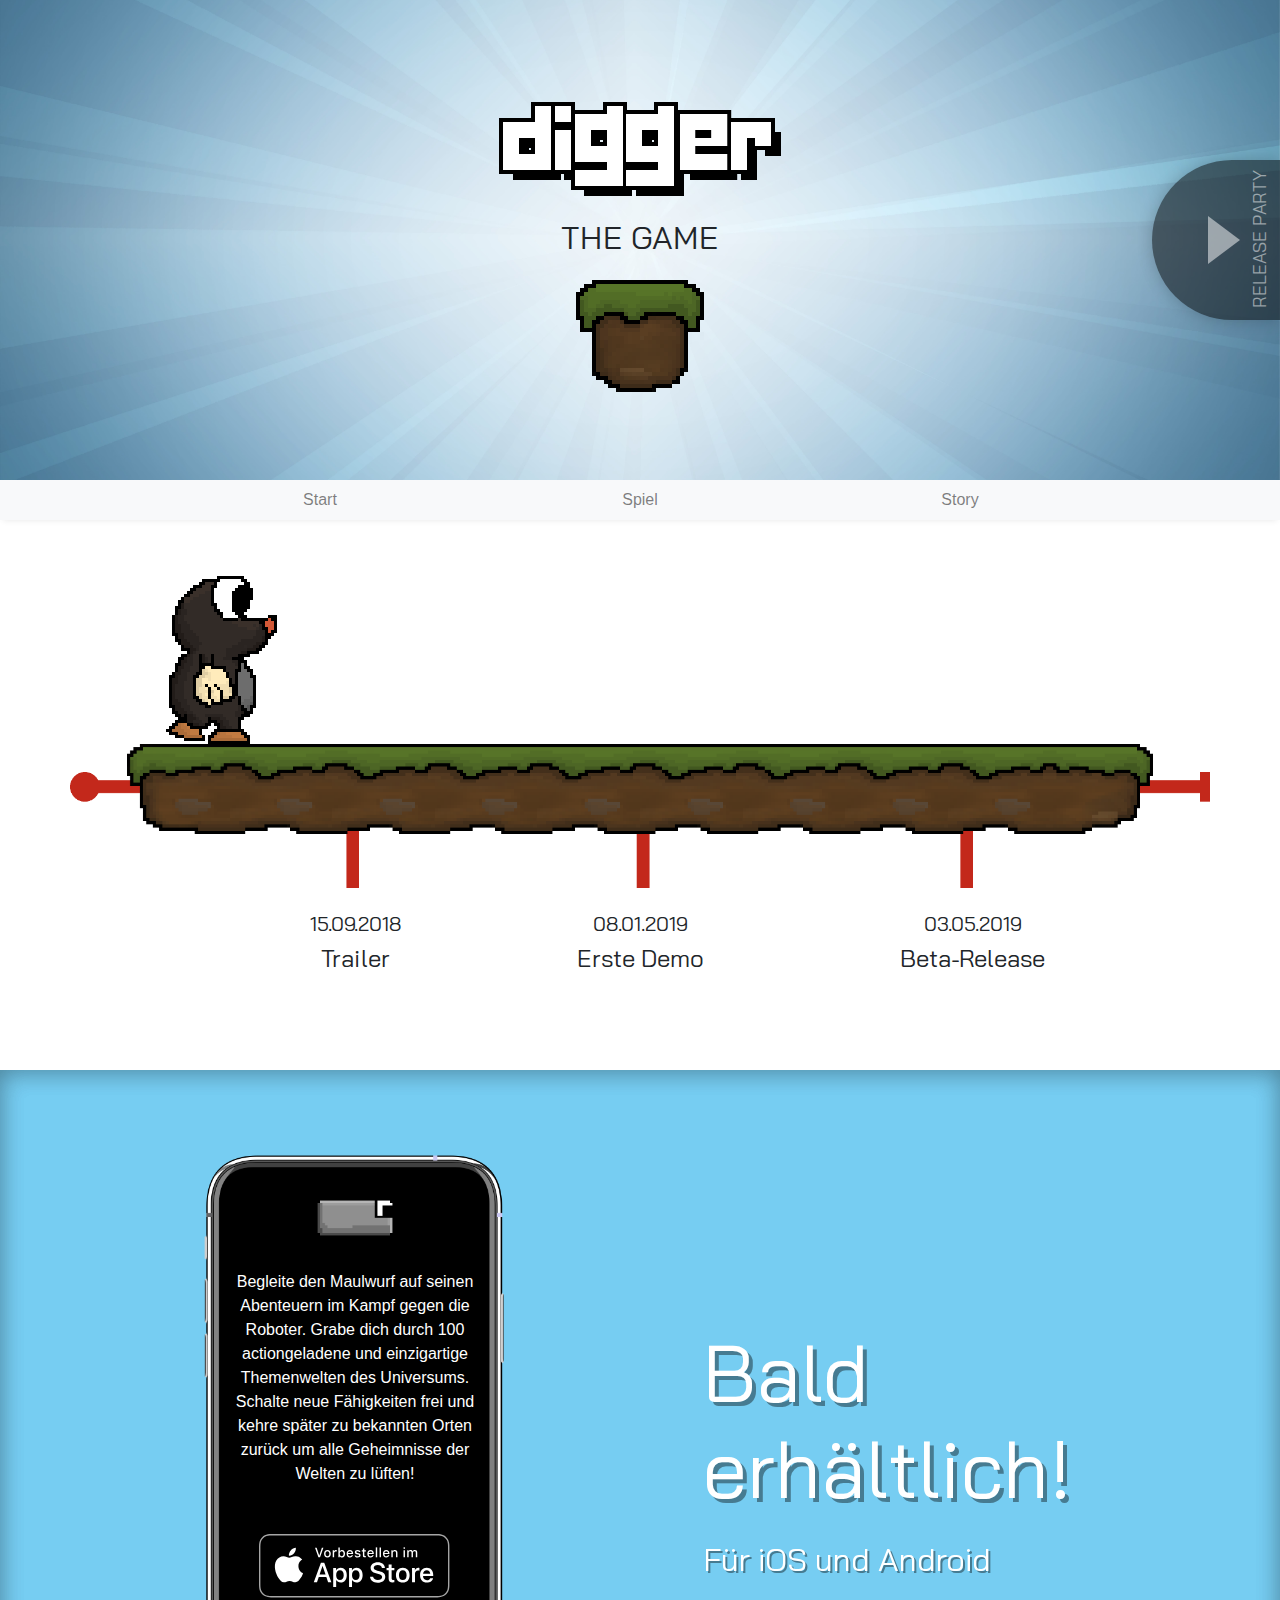
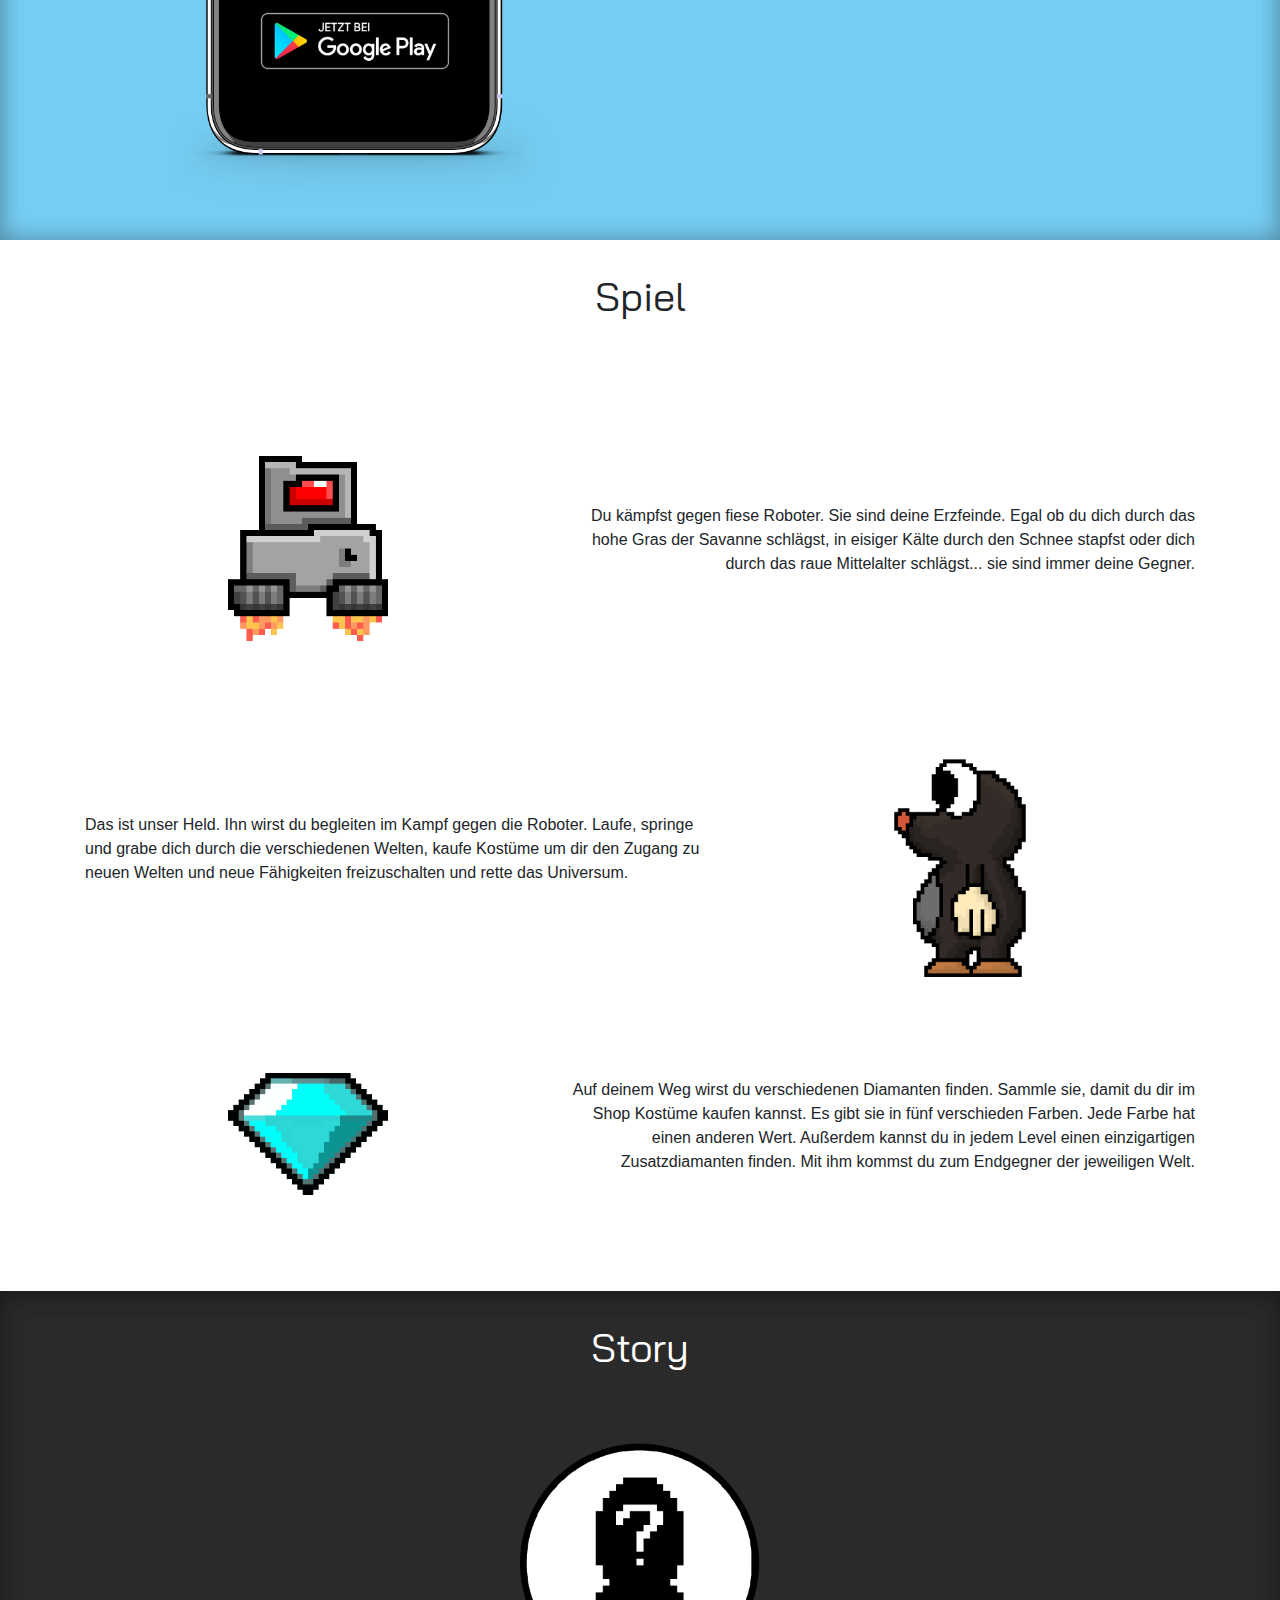
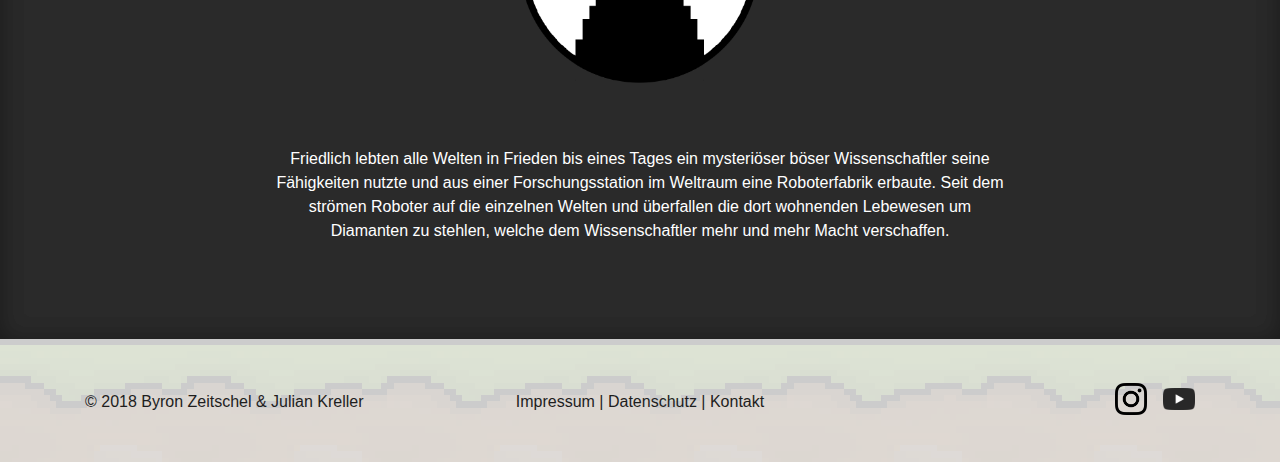
<file: index.html>
<!DOCTYPE html>
<html lang="de">
<head>
  <meta charset="utf-8">
  <meta name="viewport" content="width=device-width, initial-scale=1, shrink-to-fit=no">
  <meta name="description" content="Die Website von digger - Das Spiel">
  <meta name="author" content="Byron Zeitschel, Julian Kreller">

  <title>digger - The Game</title>

  <link href="css/bootstrap.min.css" rel="stylesheet">
  <link rel="stylesheet" type="text/css" href="css/style.css">
  <link rel="shortcut icon" href="img/favicon.ico">
  <link rel="icon" type="image/png" href="img/favicon-32x32.png" sizes="32x32">
  <link rel="icon" type="image/png" href="img/favicon-16x16.png" sizes="16x16">
</head>
<body data-spy="scroll" data-target=".navbar" data-offset="60">
<header id="header-game">
  <h1>digger</h1>
  <h2>THE GAME</h2>
  <div id="earth-block" class="grow grow-top grow-shadow">
    <img src="img/earth.png" alt="Block of pixelated earth">
    <iframe width="560" height="315" src="https://www.youtube.com/embed/k9s_VMh4zFY" frameborder="0"
            allow="accelerometer; autoplay; encrypted-media; gyroscope; picture-in-picture"
            allowfullscreen></iframe>
    <img class="header-animated fly-right" src="img/mole.png" alt="digger - A pixelated Mole">
  </div>
  <a class="grow grow-left site-switch site-switch-right" href="release.html">
    <span></span>
    <h5>RELEASE PARTY</h5>
  </a>
</header>
<nav class="navbar navbar-expand-sm navbar-light bg-light">
  <button class="navbar-toggler" type="button" data-toggle="collapse" data-target="#navbarSupportedContent"
          aria-controls="navbarSupportedContent" aria-expanded="false" aria-label="Toggle navigation">
    <span class="navbar-toggler-icon"></span>
  </button>

  <div class="collapse navbar-collapse" id="navbarSupportedContent">
    <ul class="navbar-nav mx-auto">
      <li class="nav-item">
        <a class="nav-link" href="#start">Start</a>
      </li>
      <li class="nav-item">
        <a class="nav-link" href="#game">Spiel</a>
      </li>
      <li class="nav-item">
        <a class="nav-link" href="#story">Story</a>
      </li>
    </ul>
  </div>
</nav>
<main>
  <div id="plan">
    <div class="container">
      <div class="row">
        <div class="col-xs-12">
          <div id="timeline">
            <div id="tiles">
              <p></p>
            </div>
            <img class="full-width" src="img/timeline.png" alt="Basic Timeline">
            <div id="dates">
              <div class="col-sm-2 offset-sm-2">
                <h5>15.09.2018</h5>
                <h4>Trailer</h4>
              </div>
              <div class="col-sm-4">
                <h5>08.01.2019</h5>
                <h4>Erste Demo</h4>
              </div>
              <div class="col-sm-3">
                <h5>03.05.2019</h5>
                <h4>Beta-Release</h4>
              </div>
            </div>
          </div>
        </div>
      </div>
    </div>
  </div>
  <div id="start" class="inner-shadow-part">
    <div class="container">
      <div class="row">
        <div id="soon-heading" class="col-md-5 offset-md-1 order-md-2 text-md-left">
          <h1>Bald erhältlich!</h1>
          <h2>Für iOS und Android</h2>
        </div>
        <div class="col-md-6 order-md-1">
          <div id="iphone">
            <div>
              <img id="robomini" src="img/robo_mini.png" alt="Enemy RoboMini">
              <p>
                Begleite den Maulwurf auf seinen Abenteuern im Kampf gegen die Roboter. Grabe dich durch
                100
                actiongeladene und einzigartige Themenwelten des Universums. Schalte neue Fähigkeiten
                frei und kehre
                später zu bekannten Orten zurück um alle Geheimnisse der Welten zu lüften!
              </p>
              <a href="https://www.apple.com/de/itunes/charts/free-apps/" target="_blank">
                <img id="ios-badge" src="img/ios_badge_black.svg" alt="AppStore badge">
              </a>
              <a href="https://play.google.com/store/apps/category/GAME" target="_blank">
                <img id="android-badge" src="img/android_badge.png" alt="PlayStore badge">
              </a>
            </div>
            <img class="full-width" src="img/iphone_portrait.png" alt="iPhone XS">
          </div>
        </div>
      </div>
    </div>
  </div>
  <div id="game">
    <div class="container">
      <div class="row">
        <div class="col text-center">
          <h1>Spiel</h1>
        </div>
      </div>
      <div class="row">
        <div class="col-sm-5 order-sm-1">
          <img class="mx-auto d-block" src="img/robo_fly.png" alt="Enemy RoboFly">
        </div>
        <div class="col-sm-7 order-sm-2 align-self-center">
          <p class="text-sm-right text-center">
            Du kämpfst gegen fiese Roboter. Sie sind deine Erzfeinde. Egal ob du dich durch das hohe Gras
            der Savanne schlägst, in eisiger Kälte durch den Schnee stapfst oder dich durch das raue
            Mittelalter
            schlägst... sie sind immer deine Gegner.
          </p>
        </div>
        <div class="col-sm-5 order-sm-4">
          <img class="mx-auto d-block width-15" src="img/mole_flipped.png" alt="Mole digger">
        </div>
        <div class="col-sm-7 order-sm-3 align-self-center">
          <p class="text-sm-left text-center">
            Das ist unser Held. Ihn wirst du begleiten im Kampf gegen die Roboter. Laufe, springe und grabe
            dich durch
            die verschiedenen Welten, kaufe Kostüme um dir den Zugang zu neuen Welten und neue Fähigkeiten
            freizuschalten und rette das Universum.
          </p>
        </div>
        <div class="col-sm-5 order-sm-5">
          <img class="mx-auto d-block" src="img/diamond.png" alt="Turquoise diamond">
        </div>
        <div class="col-sm-7 order-sm-6 align-self-center">
          <p class="text-sm-right text-center">
            Auf deinem Weg wirst du verschiedenen Diamanten finden. Sammle sie, damit du dir im Shop Kostüme
            kaufen
            kannst. Es gibt sie in fünf verschieden Farben. Jede Farbe hat einen anderen Wert. Außerdem
            kannst du in
            jedem Level einen einzigartigen Zusatzdiamanten finden. Mit ihm kommst du zum Endgegner der
            jeweiligen
            Welt.
          </p>
        </div>
      </div>
    </div>
  </div>
  <div id="story" class="inner-shadow-part">
    <div class="container">
      <div class="row">
        <div class="col">
          <h1 class="text-center">Story</h1>
        </div>
      </div>
      <div class="row justify-content-center">
        <div class="col-12 text-center">
          <img src="img/mad_causer.png" alt="The causer">
        </div>
        <div class="col-md-8 text-center">
          <p>
            Friedlich lebten alle Welten in Frieden bis eines Tages ein mysteriöser böser Wissenschaftler seine
            Fähigkeiten nutzte und aus einer Forschungsstation im Weltraum eine Roboterfabrik erbaute.
            Seit dem strömen Roboter auf die einzelnen Welten und überfallen die dort wohnenden Lebewesen um
            Diamanten zu stehlen, welche dem Wissenschaftler mehr und mehr Macht verschaffen.
          </p>
        </div>
      </div>
    </div>
  </div>
</main>
<footer>
  <div class="container">
    <div class="row">
      <div class="col">
        <p>&copy; 2018 Byron Zeitschel & Julian Kreller</p>
      </div>
      <div class="col text-center">
        <a href="#">Impressum</a>
        |
        <a href="#">Datenschutz</a>
        |
        <a href="#">Kontakt</a>
      </div>
      <div class="col">
        <a class="float-right" href="https://www.youtube.com/channel/UCjJyxg-A8SFruD3TZh7ozNw" target="_blank">
          <img src="img/youtube.png" alt="YouTube Icon">
        </a>
        <a class="float-right" href="https://www.instagram.com/digger.videogame/" target="_blank">
          <img src="img/instagram.png" alt="Instagram Icon">
        </a>
      </div>
    </div>
  </div>
</footer>
<script src="js/jquery-3.3.1.min.js"></script>
<script src="js/bootstrap.min.js"></script>
<script src="js/script.js"></script>
</body>
</html>
</file>
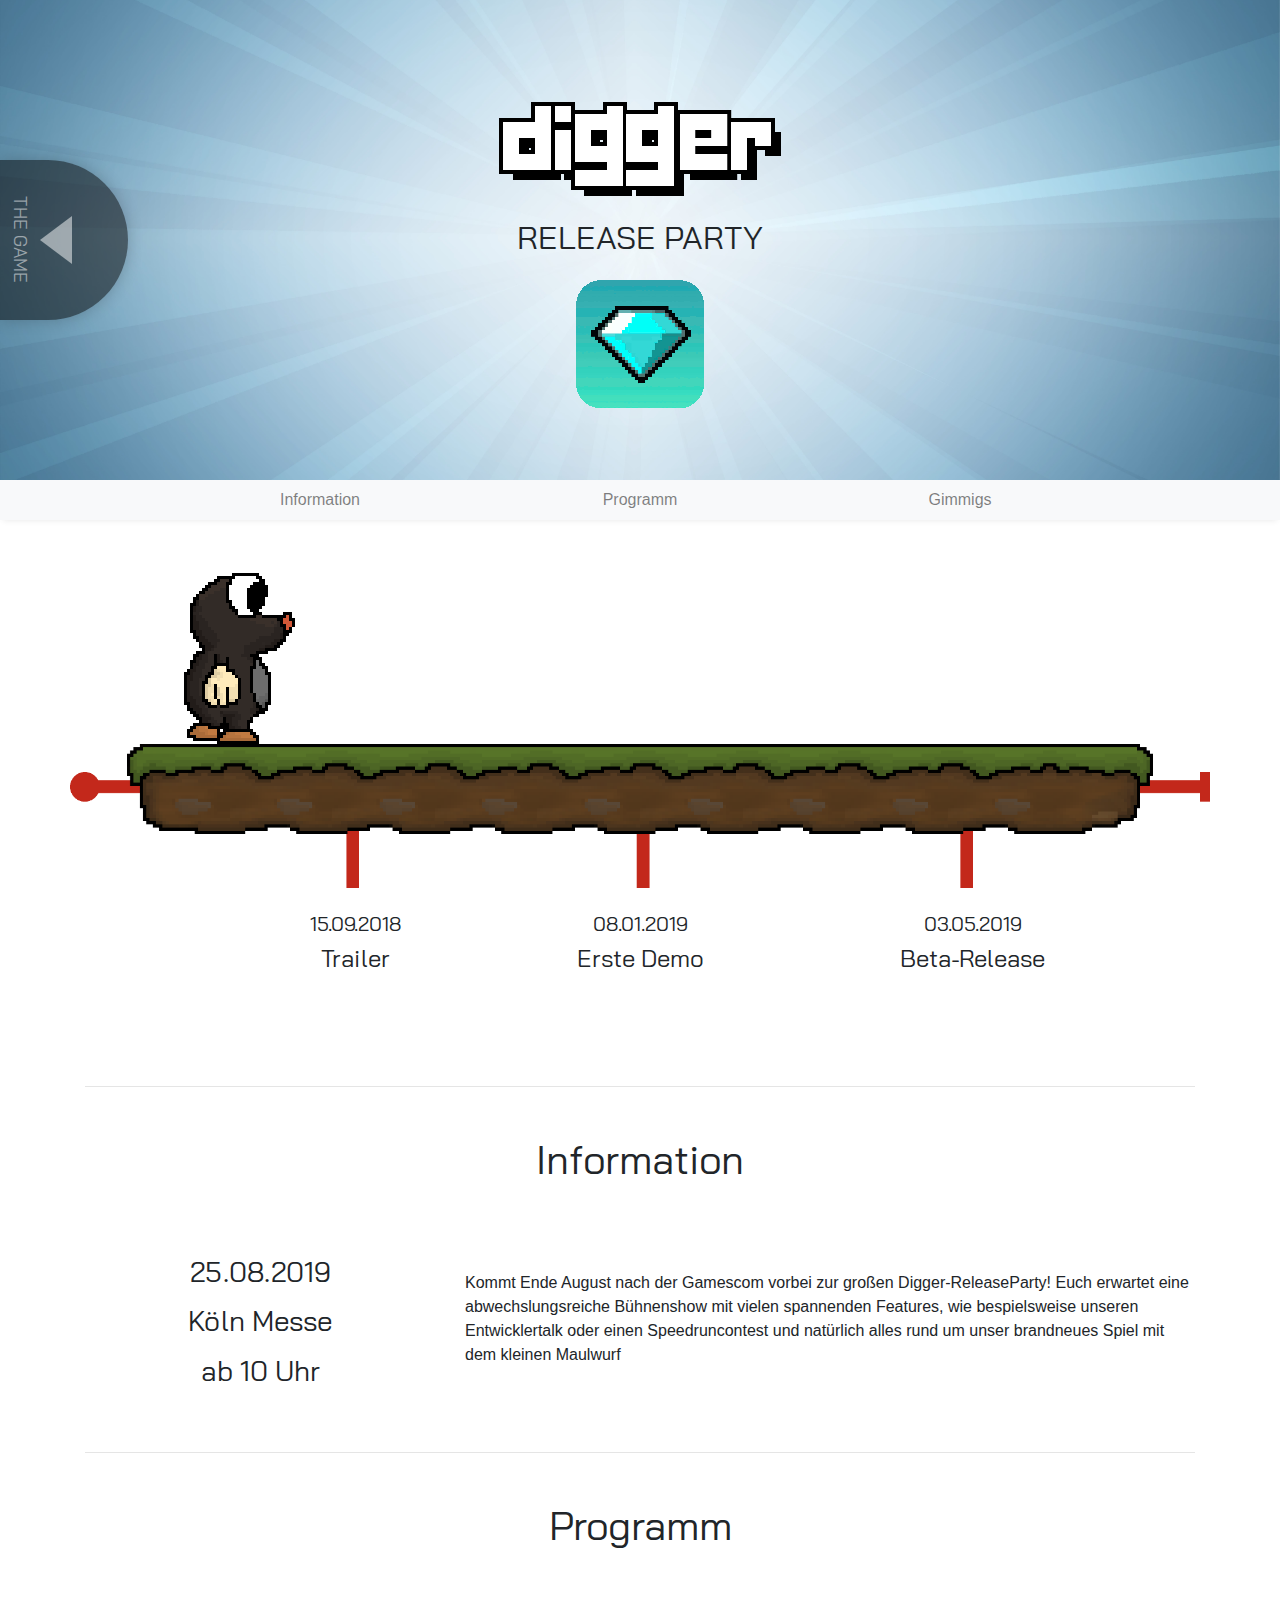
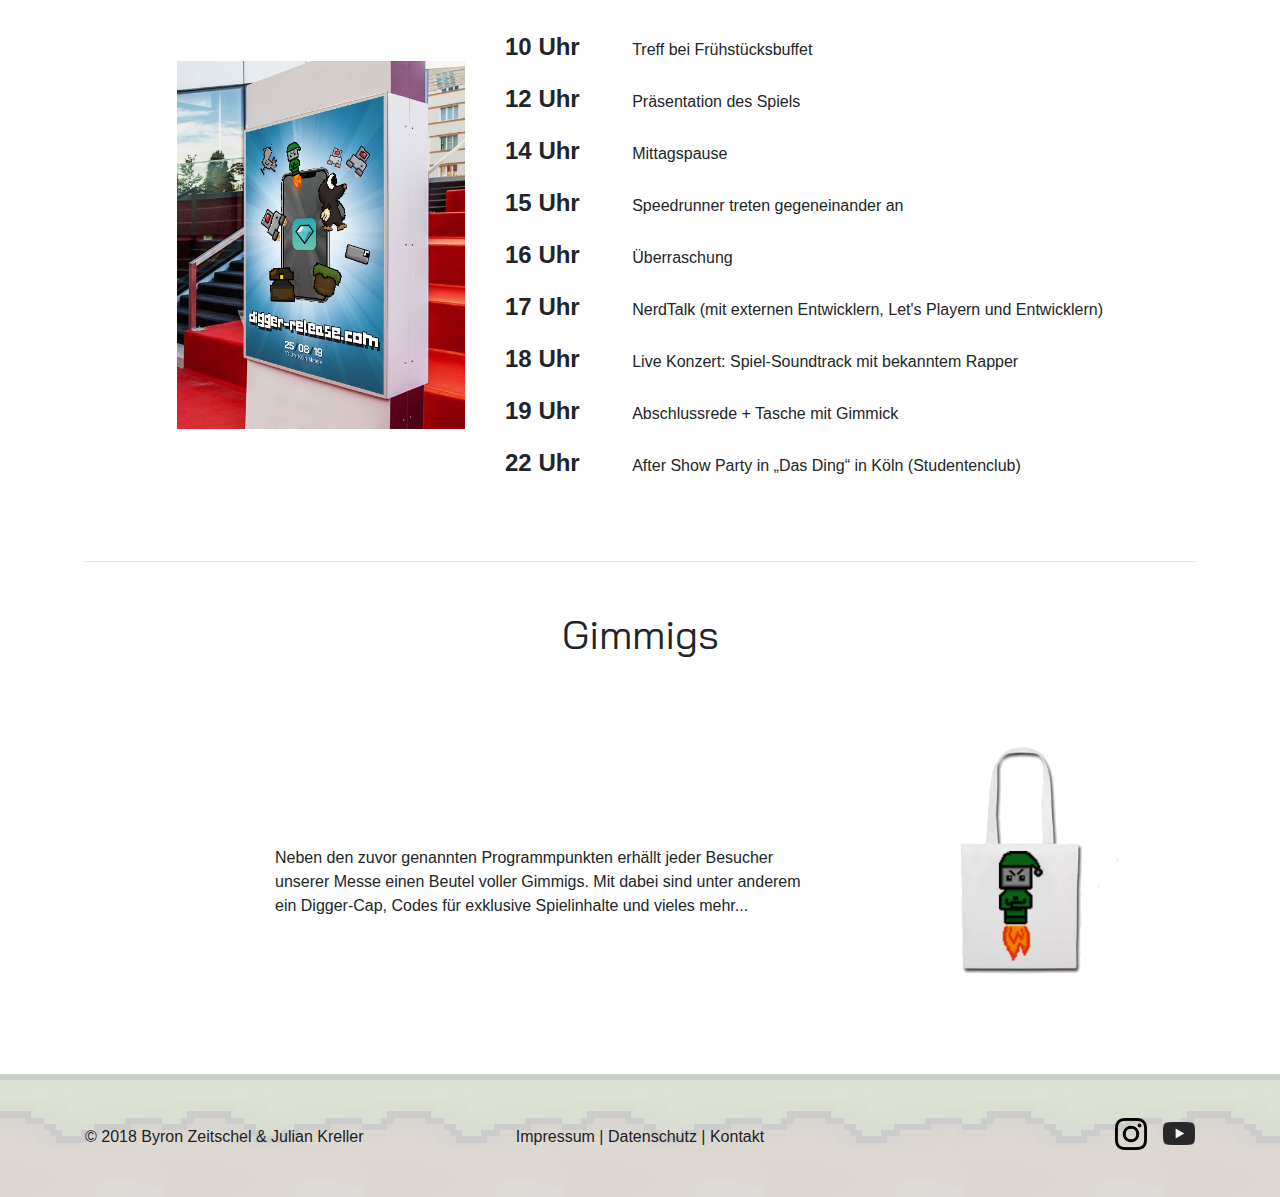
<file: release.html>
<!DOCTYPE html>
<html lang="de">
<head>
  <meta charset="utf-8">
  <meta name="viewport" content="width=device-width, initial-scale=1, shrink-to-fit=no">
  <meta name="description" content="Die Website von digger - Das Spiel">
  <meta name="author" content="Byron Zeitschel, Julian Kreller">

  <title>digger - Release Party</title>

  <link href="css/bootstrap.min.css" rel="stylesheet">
  <link rel="stylesheet" type="text/css" href="css/style.css">
  <link rel="shortcut icon" href="img/favicon.ico">
  <link rel="icon" type="image/png" href="img/favicon-32x32.png" sizes="32x32">
  <link rel="icon" type="image/png" href="img/favicon-16x16.png" sizes="16x16">
</head>
<style>
  #infoText {
    margin-top: 1em;

  }

  #game img {

    width: 18em;
    height: 23em;

  }

  #gimmigsContent img {
    width: 20%;
    height: 20%;
    padding-bottom: 2em;
    margin-bottom: 2em;
  }

  #programmText ul {

    list-style-type: none;
  }

  #programmText li p {
    display: inline-block;

  }

  #programmText ul li p:nth-child(1) {

    font-size: 1.5em;
    font-weight: bold;
    padding-right: 2em;
  }

</style>
<body data-spy="scroll" data-target=".navbar" data-offset="60">
<header id="header-game">
  <h1>digger</h1>
  <h2>RELEASE PARTY</h2>
  <div id="earth-block" class="grow grow-top grow-shadow">
    <img src="img/icon.png" alt="Block of pixelated earth">
    <img class="header-animated fly-right" src="img/mole.png" alt="digger - A pixelated Mole">
  </div>
  <a class="grow grow-right site-switch site-switch-left" href="index.html">
    <span></span>
    <h5>THE GAME</h5>
  </a>
</header>
<nav class="navbar navbar-expand-sm navbar-light bg-light">
  <button class="navbar-toggler" type="button" data-toggle="collapse" data-target="#navbarSupportedContent"
          aria-controls="navbarSupportedContent" aria-expanded="false" aria-label="Toggle navigation">
    <span class="navbar-toggler-icon"></span>
  </button>

  <div class="collapse navbar-collapse" id="navbarSupportedContent">
    <ul class="navbar-nav mx-auto">
      <li class="nav-item">
        <a class="nav-link" href="#information">Information</a>
      </li>
      <li class="nav-item">
        <a class="nav-link" href="#programm">Programm</a>
      </li>
      <li class="nav-item">
        <a class="nav-link" href="#gimmigs">Gimmigs</a>
      </li>
    </ul>
  </div>
</nav>
<main>
  <div class="container">
    <div id="plan" class="row justify-content-center">
      <div class="col-xs-12">
        <div id="timeline">
          <div id="tiles">
            <p></p>
          </div>
          <img class="full-width" src="img/timeline.png" alt="Basic Timeline">
          <div id="dates">
            <div class="col-sm-2 offset-sm-2">
              <h5>15.09.2018</h5>
              <h4>Trailer</h4>
            </div>
            <div class="col-sm-4">
              <h5>08.01.2019</h5>
              <h4>Erste Demo</h4>
            </div>
            <div class="col-sm-3">
              <h5>03.05.2019</h5>
              <h4>Beta-Release</h4>
            </div>
          </div>
        </div>
      </div>
    </div>
    <hr>
    <div id="information">
      <div class="row">
        <div class="col">
          <h1 class="text-center">Information</h1>
        </div>
      </div>
      <div class="row">
        <div class="col-sm-4">
          <h3>
            <p class="text-center">25.08.2019</p>
            <p class="text-center">Köln Messe</p>
            <p class="text-center">ab 10 Uhr</p>
          </h3>
        </div>
        <div class="col-sm-8" id="infoText">
          <p class="text-center text-sm-left">
            Kommt Ende August nach der Gamescom vorbei zur großen Digger-ReleaseParty! Euch erwartet eine
            abwechslungsreiche Bühnenshow mit vielen spannenden Features, wie bespielsweise unseren Entwicklertalk oder
            einen Speedruncontest und natürlich alles rund um unser brandneues Spiel mit dem kleinen Maulwurf
          </p>
        </div>
      </div>
    </div>
    <hr>
    <div id="programm" class="row">
      <div class="col">
        <h1><p class="text-center">Programm</p></h1>
      </div>
    </div>
    <div id="game" class="row justify-content-center">
      <div class="md-3">
        <img src="img/mockup.jpg" alt="mockup">
      </div>
      <div id="programmText" class="md-2">
        <div>
          <ul>
            <li><p>10 Uhr</p>
              <p>Treff bei Frühstücksbuffet</p></li>
            <li><p>12 Uhr</p>
              <p>Präsentation des Spiels</p></li>
            <li><p>14 Uhr</p>
              <p>Mittagspause</p></li>
            <li><p>15 Uhr</p>
              <p>Speedrunner treten gegeneinander an</p></li>
            <li><p>16 Uhr</p>
              <p>Überraschung</p></li>
            <li><p>17 Uhr</p>
              <p>NerdTalk (mit externen Entwicklern, Let's Playern und Entwicklern)</p></li>
            <li><p>18 Uhr</p>
              <p>Live Konzert: Spiel-Soundtrack mit bekanntem Rapper</p></li>
            <li><p>19 Uhr</p>
              <p>Abschlussrede + Tasche mit Gimmick</p></li>
            <li><p>22 Uhr</p>
              <p>After Show Party in „Das Ding“ in Köln (Studentenclub)</p></li>
          </ul>

        </div>
      </div>
    </div>
    <hr>
    <div id="gimmigs" class="row">
      <div class="col">
        <h1><p class="text-center">Gimmigs</p></h1>
      </div>
    </div>
    <div class="row" id="gimmigsContent">
      <div class="col-sm-6 offset-sm-2 align-self-center">
        <p class="text-left text-xs-center">
          Neben den zuvor genannten Programmpunkten erhällt jeder Besucher unserer Messe einen Beutel voller Gimmigs.
          Mit dabei sind unter anderem ein Digger-Cap, Codes für exklusive Spielinhalte und vieles mehr...
        </p>
      </div>
      <img class="mx-auto d-block width-15" src="img/bag.png" alt="bag">
    </div>
  </div>

</main>
<footer>
  <div class="container">
    <div class="row">
      <div class="col">
        <p>&copy; 2018 Byron Zeitschel & Julian Kreller</p>
      </div>
      <div class="col text-center">
        <a href="#">Impressum</a>
        |
        <a href="#">Datenschutz</a>
        |
        <a href="#">Kontakt</a>
      </div>
      <div class="col">
        <a class="float-right" href="https://www.youtube.com/channel/UCjJyxg-A8SFruD3TZh7ozNw" target="_blank">
          <img src="img/youtube.png" alt="YouTube Icon">
        </a>
        <a class="float-right" href="https://www.instagram.com/digger.videogame/" target="_blank">
          <img src="img/instagram.png" alt="Instagram Icon">
        </a>
      </div>
    </div>
  </div>
</footer>
<script src="js/jquery-3.3.1.min.js"></script>
<script src="js/bootstrap.min.js"></script>
<script src="js/script.js"></script>
</body>
</html>
</file>
<file: css/style.css>
body {
  margin: 0;
}

header {
  position: relative;
  height: 30em;
  text-align: center;
}

h1, h2, h3, h4, h5, h6 {
  font-family: baijamjuree, sans-serif;
}

#header-game {
  padding: 6.12em 0;
  background: #57a5d6 url(../img/header_game_min.jpg) no-repeat center;
  background-size: cover;
}

#header-game h1 {
  color: white;
  font-family: bulkypixels, monospace;
  font-size: 5em;
  text-shadow: 0.12em 0.12em 0 black, -0.05em 0.05em black, 0.05em 0.05em black, 0.05em -0.05em black, -0.05em -0.05em black;
  letter-spacing: -0.19em;
}

#header-game h2 {
  font-size: 2em;
  margin-top: 0.75em;
}

#header-game img {
  width: 100%;
  image-rendering: pixelated;
}

#earth-block {
  position: relative;
  display: inline-block;
  width: 8em;
  margin-top: 1em;
  cursor: pointer;
}

#earth-block iframe {
  display: none;
  position: absolute;
  bottom: -20px;
  left: -225px;
  width: 560px;
  height: 315px;
  transform-origin: center;
}

.inner-shadow-part {
  box-shadow: inset 0 0.1em 1.5em rgba(0, 0, 0, 0.2), inset 0 0.1em 1.5em rgba(0, 0, 0, 0.2);
}

.header-animated {
  position: absolute;
  left: 50%;
  bottom: 0;
  max-width: 0;
}

.earth-block:active .fly-right {
  animation-name: fly-right;
  animation-duration: 4s;
}

.fixed-top-nav-padding {
  /* Height of navbar */
  padding-top: 60px;
}

.grow {
  transition: all .2s ease-in-out;
}

.grow:hover {
  transform: scale(1.2);
}

.grow-shadow:hover {
  filter: drop-shadow(0 .5em .2em rgba(0, 0, 0, 0.4));
}

.grow-top:hover {
  transform: scale(1.2);
  transform-origin: bottom center;
}

.grow-left:hover {
  transform-origin: right;
}

.grow-right:hover {
  transform-origin: left;
}

.site-switch {
  display: inline-block;
  position: absolute;
  background: rgba(0, 0, 0, 0.5);
  color: rgba(255, 255, 255, 0.5);
}

.site-switch:hover {
  color: white;
}

.site-switch span {
  display: inline-block;
  border-top: 1.5em solid transparent;
  border-bottom: 1.5em solid transparent;
  margin-top: 3.5em;
}

.site-switch h5 {
  position: absolute;
  font-size: 1.1em;
}

.site-switch-right {
  right: 0;
  top: 10em;
  width: 8em;
  height: 10em;
  border-top-left-radius: 5em;
  border-bottom-left-radius: 5em;
  box-shadow: rgba(0, 0, 0, 0.2) 0 0 1em;
}

.site-switch-right span {
  border-left: 2em solid rgba(255, 255, 255, 0.5);
  margin-left: 1em;
}

.site-switch-right h5 {
  top: 9em;
  left: 5.5em;
  width: 9em;
  transform: rotate(-90deg);
  transform-origin: left top 0;
}

.site-switch-left {
  left: 0;
  top: 10em;
  width: 8em;
  height: 10em;
  border-top-right-radius: 5em;
  border-bottom-right-radius: 5em;
  box-shadow: rgba(0, 0, 0, 0.2) 0 0 1em;
}

.site-switch-left span {
  border-right: 2em solid rgba(255, 255, 255, 0.5);
  margin-right: 1em;
}

.site-switch-left h5 {
  top: 0;
  left: 1.75em;
  width: 9em;
  margin: 0;
  transform: rotate(90deg);
  transform-origin: left top 0;
}

nav {
  box-shadow: 0 0.2em 0.4em -0.2em rgba(0, 0, 0, 0.1);
}

.navbar {
  padding: 0;
}

.navbar .navbar-collapse {
  text-align: center;
}

.navbar-toggler {
  width: 100%;
  border-bottom: 1px solid black;
  border-radius: 0;
  padding: .3em;
}

.nav-item {
  width: 25vw;
}

main footer {
  background: linear-gradient(to bottom, #eaeaea 0%, #dbdbdb 100%);
}

.row {
  padding: 2em 0;
}

.full-width {
  width: 100%;
}

#timeline {
  position: relative;
  padding-top: 220px;
  padding-bottom: 5%;
}

#timeline img {
  margin-bottom: 1.5em;
}

#tiles {
  position: absolute;
  top: 192px;
  padding: 0 5%;
}

#tiles p {
  position: absolute;
  height: 192px;
  width: 192px;
  background: url('../img/mole_walk.png');
  top: -192px;
  left: 0;
  visibility: hidden;
}

#tiles img {
  width: 10%;
  display: inline-block;
}

#dates {
  font-size: 0;
}

#dates div {
  display: inline-block;
  text-align: center;
  overflow: hidden;
}

#start {
  background: #76cdf2;
  color: white;
}

#start h1 {
  filter: drop-shadow(0.05em 0.05em 0 rgba(0, 0, 0, 0.4));
}

#start h2 {
  filter: drop-shadow(0.08em 0.08em 0 rgba(0, 0, 0, 0.4));
}

#iphone {
  color: white;
  position: relative;
  text-align: center;
  width: 25em;
  margin: auto;
}

#iphone div {
  position: absolute;
  padding-left: 5em;
  padding-right: 5em;
  padding-top: 6em;
}

#iphone div p {
  margin-bottom: 3em;
}

#robomini {
  width: 5em;
  margin-bottom: 2em;
}

#iphone a {
  display: inline-block;
}

#ios-badge {
  width: 12em;
}

#android-badge {
  width: 13.5em;
}

#soon-heading {
  margin: auto;
  text-align: center;
}

#soon-heading h1 {
  font-size: 5em;
  margin-bottom: 0.3em;
}

#soon-heading h2 {
  font-size: 2em;
}

#game div div div {
  display: inline-block;
  margin-bottom: 2em;
}

#game img {
  width: 10em;
  margin: 2em 0;
}

.width-15 {
  width: 15em !important;
}

#story {
  background-color: #2a2a2a;
  color: white;
}

#story img {
  width: 15em;
  margin-bottom: 4em;
}

#story p {
  margin-bottom: 4em;
}

footer {
  position: relative;
  color: #1e1e1e;
  padding-top: 1.2em;
}

footer::after {
  content: "";
  background: url("../img/earth_tile.png");
  opacity: 0.2;
  top: 0;
  left: 0;
  bottom: 0;
  right: 0;
  position: absolute;
  z-index: -1;
}

footer p {
  display: inline-block;
}

footer a {
  color: inherit;
}

footer a:hover {
  color: inherit;
}

footer img {
  width: 2em;
  margin-left: 1em;
  margin-top: -0.5em;
}

@media (max-width: 575px) {
  .nav-item {
    width: 100%;
  }
}

@media (max-width: 767px) {
  #timeline {
    padding-top: 2em;
  }

  #tiles {
    display: none;
  }
}

@media (max-width: 575px) {
  #timeline img {
    display: none;
  }

  .site-switch h5 {
    display: none;
  }

  .site-switch-right {
    width: 5em;
  }

  .site-switch-left {
    width: 5em;
  }
}

@media (max-width: 450px) {
  .site-switch-right {
    top: 16em;
  }

  .site-switch-left {
    top: 16em;
  }
}

@media (max-width: 414px) {
  #iphone {
    width: 100%;
  }

  #iphone div, img {
    position: relative;
  }

  #soon-heading h1 {
    font-size: 3em;
  }

  #soon-heading h2 {
    font-size: 1.5em;
  }

  #iphone div {
    padding: 1.5em;
  }

  #iphone > img {
    display: none;
  }
}

@keyframes fly-right {
  from {
    max-width: 0;
  }
  to {
    max-width: 100%;
  }
}

@font-face {
  font-family: bulkypixels;
  src: url(../fonts/bulkypixels.ttf);
  font-weight: normal;
  font-style: normal;
}

@font-face {
  font-family: baijamjuree;
  src: url(../fonts/baijamjuree_regular.ttf);
  font-weight: normal;
  font-style: normal;
}

@font-face {
  font-family: baijamjuree;
  src: url(../fonts/baijamjuree_regular.ttf);
  font-weight: lighter;
  font-style: normal;
}
</file>
